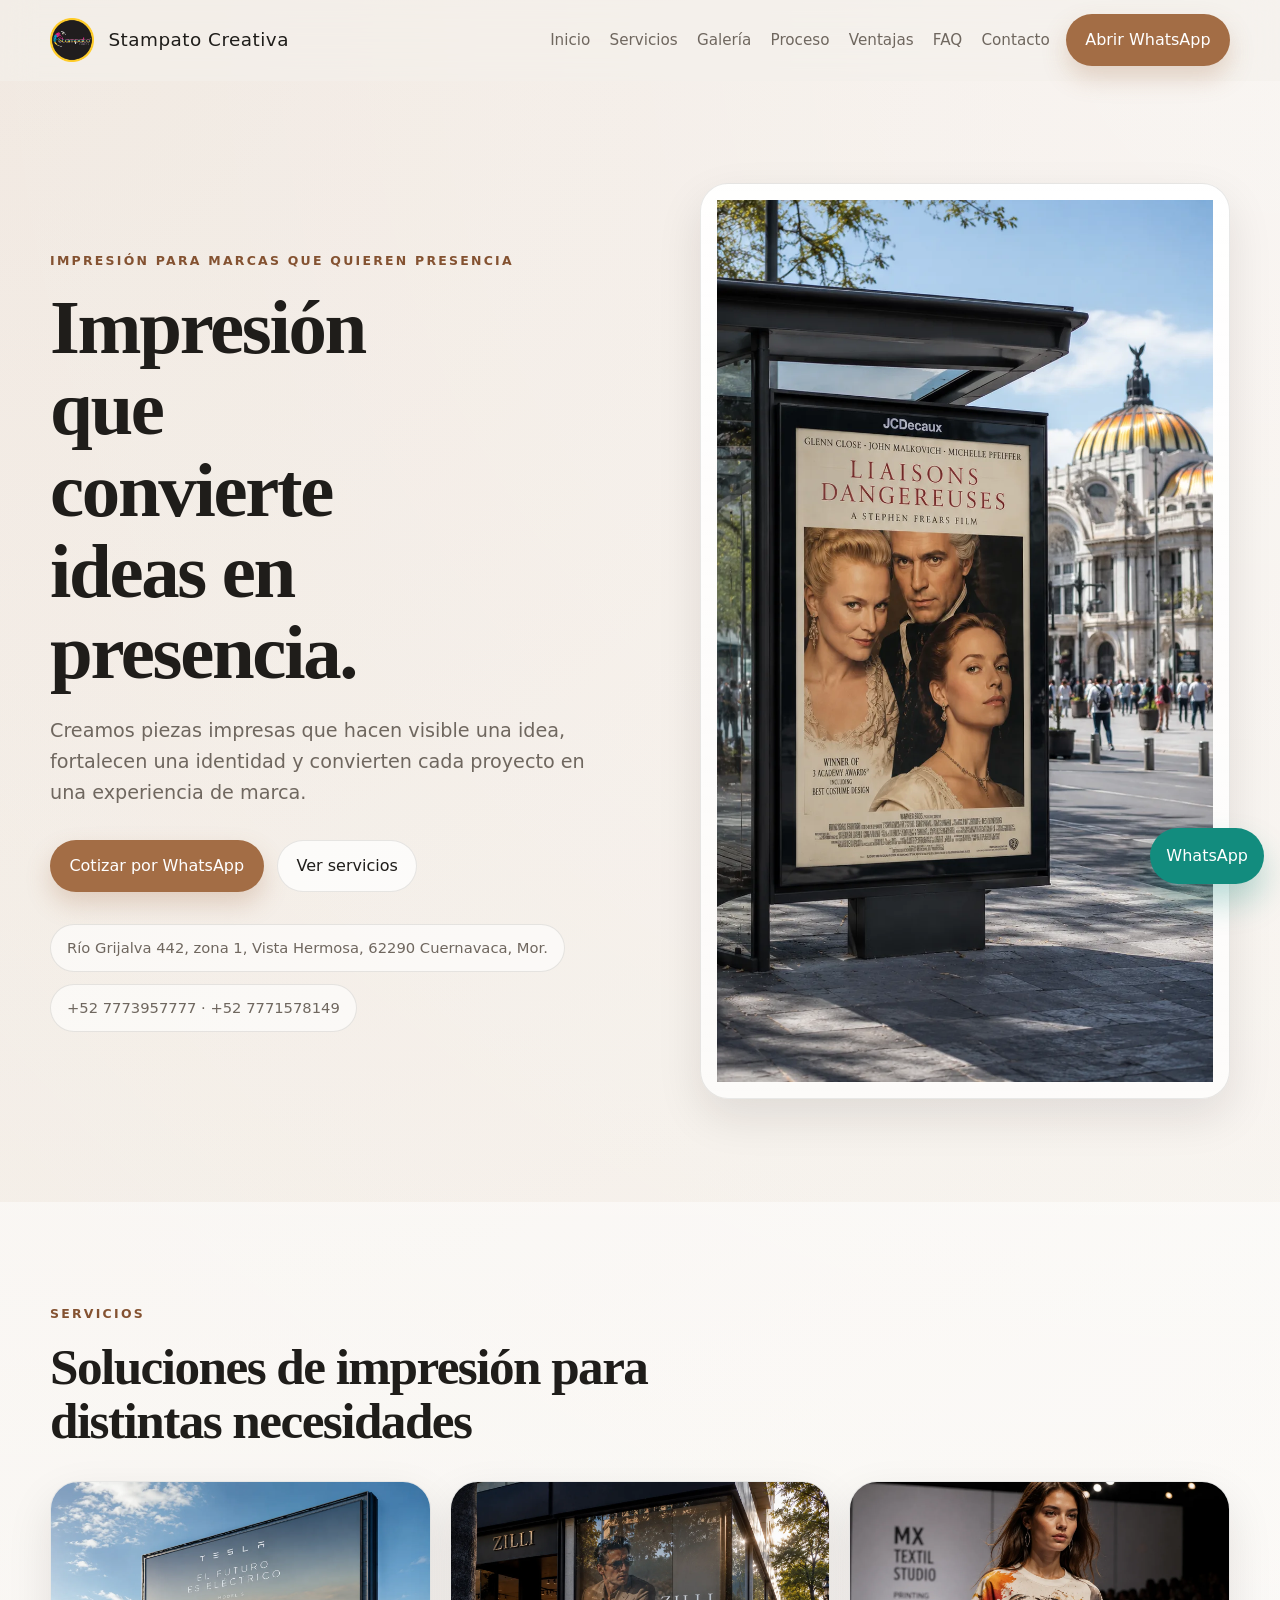
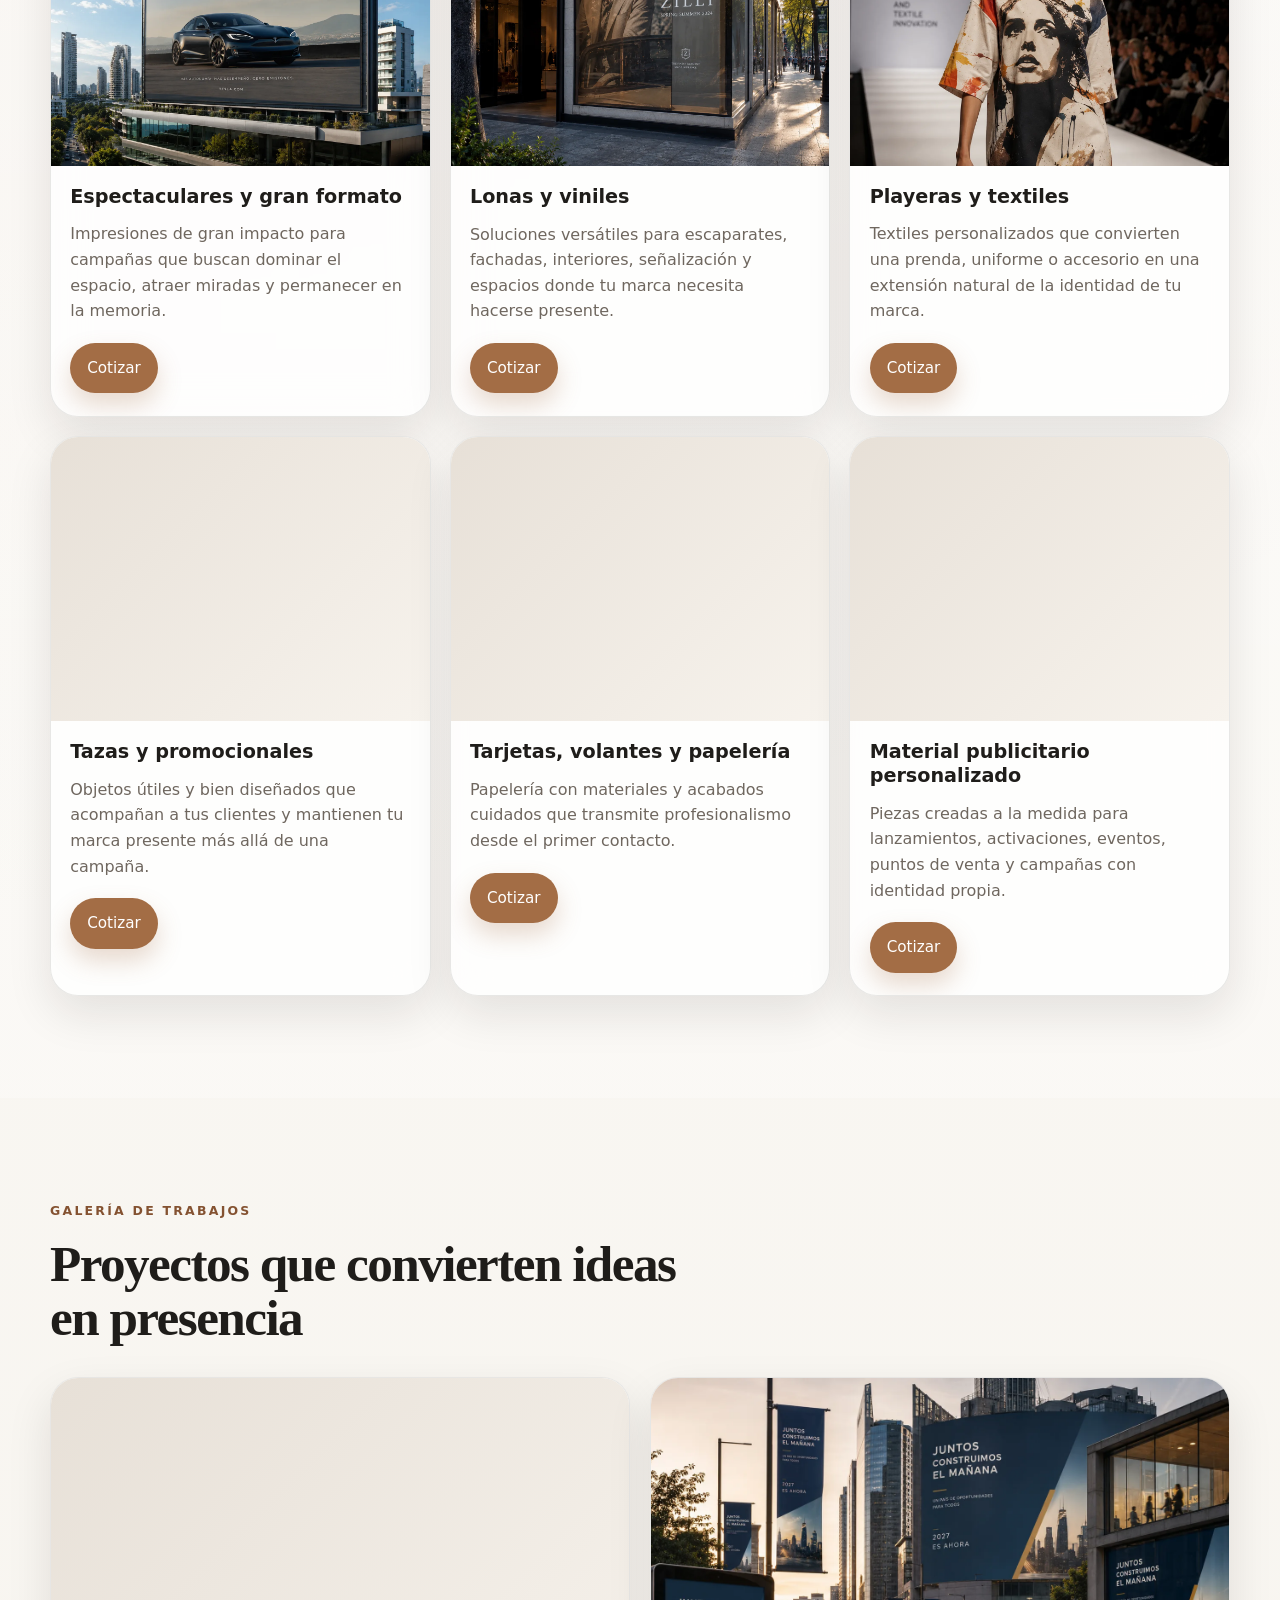
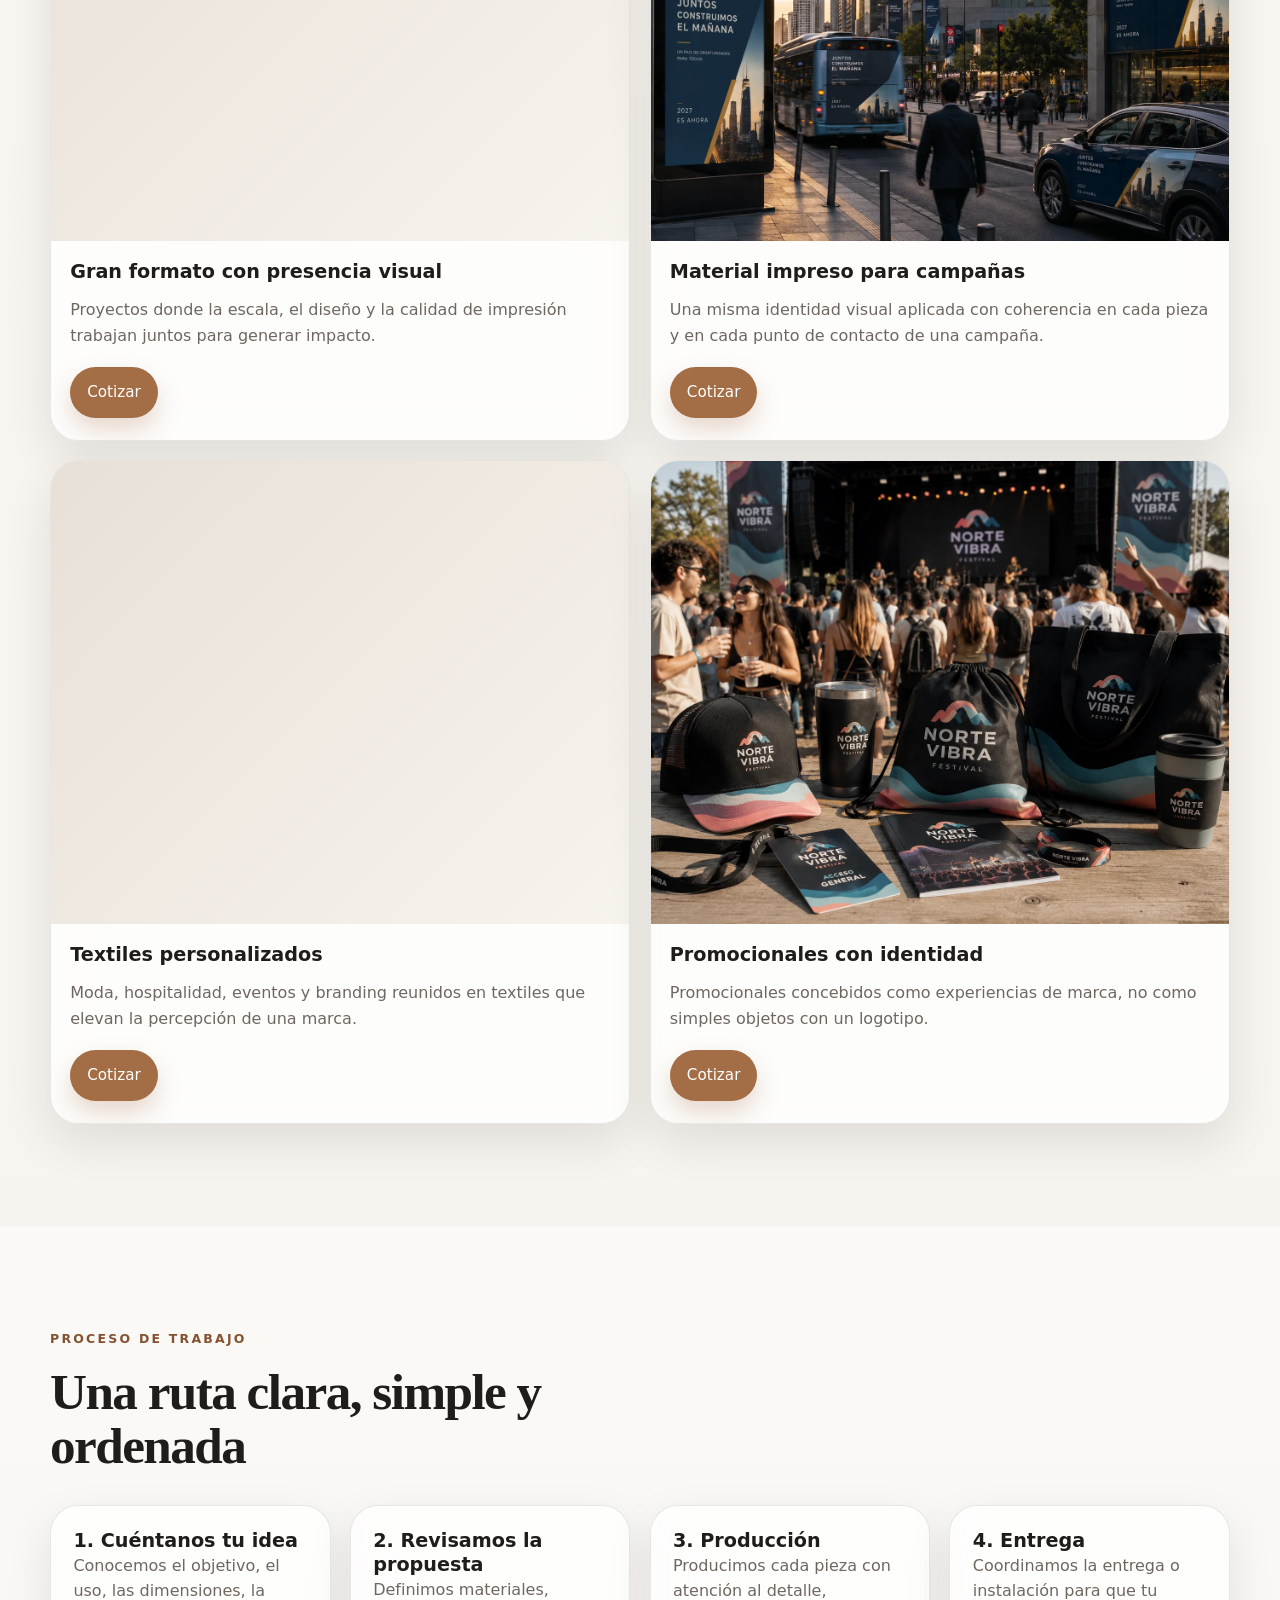
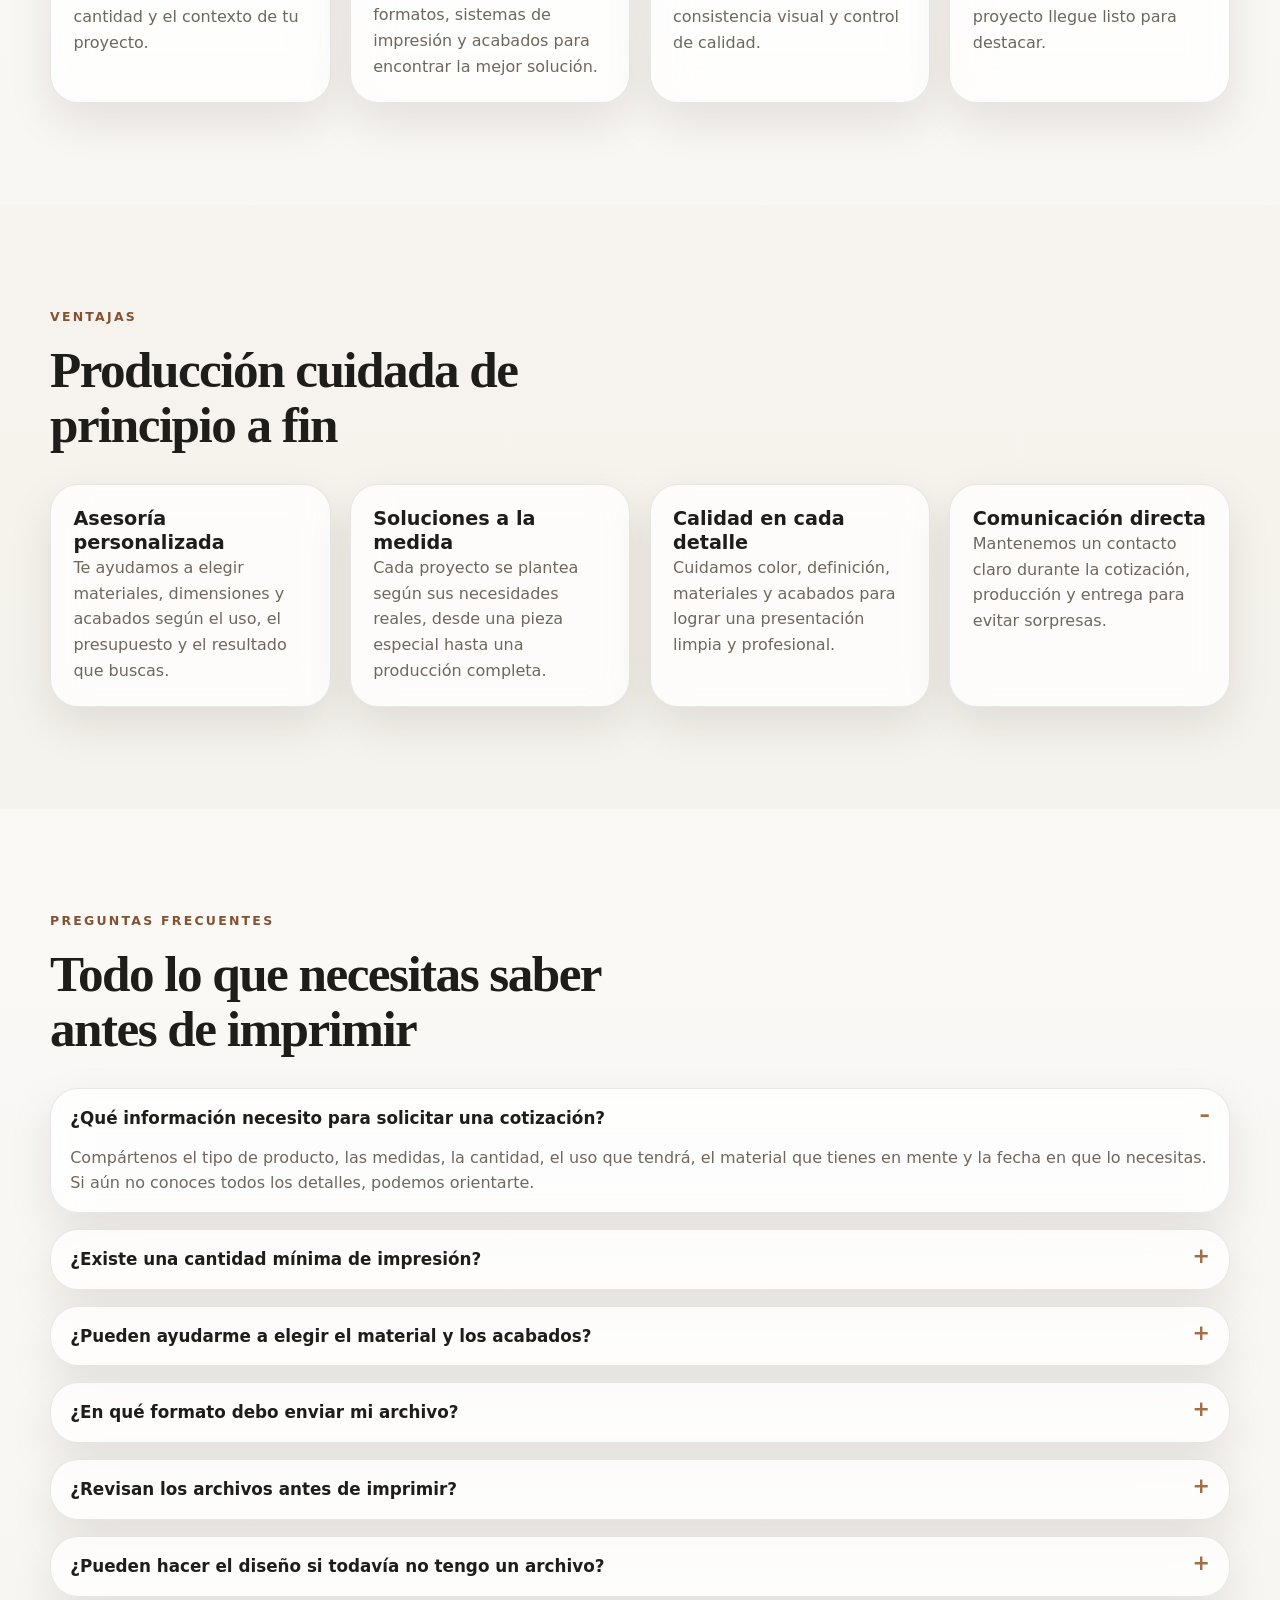
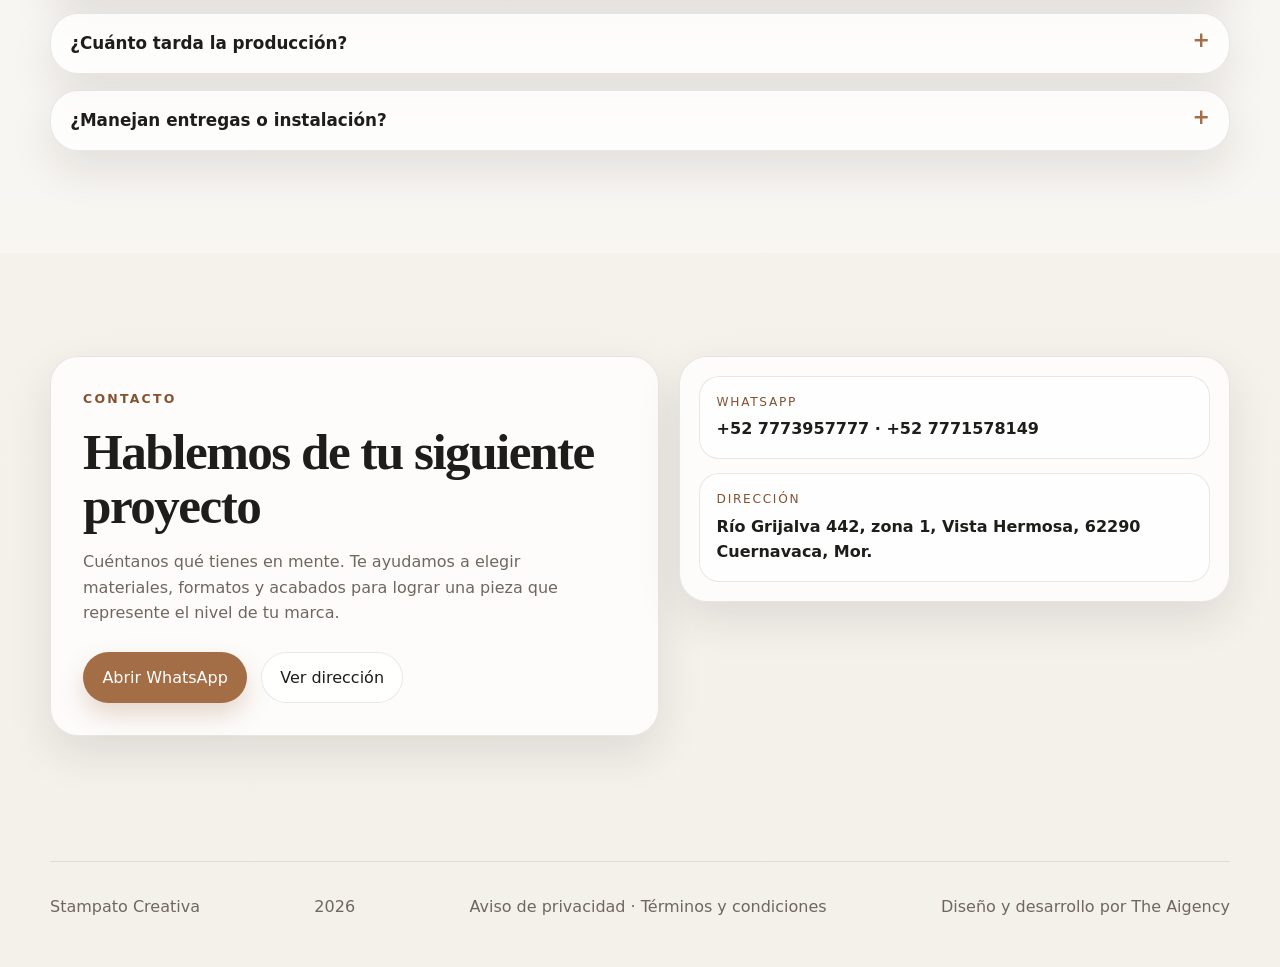
<file: index.html>
<!DOCTYPE html>
<html lang="es">
<head>
  <meta charset="UTF-8">
  <meta name="viewport" content="width=device-width, initial-scale=1.0">
  <meta name="description" content="Stampato Creativa: impresión para marcas, empresas, eventos y proyectos que necesitan hacerse notar.">
  <title>Stampato Creativa</title>
  <link rel="stylesheet" href="css/styles.css">
  <script src="js/content.js" defer></script>
  <script src="js/main.js" defer></script>
</head>
<body>
  <a class="skip-link" href="#contenido">Saltar al contenido</a>

  <header class="site-header" data-header>
    <div class="container header__inner">
      <a class="brand" href="#inicio" aria-label="Ir al inicio">
        <img class="brand__logo" data-brand-logo alt="Stampato Creativa" />
        <span class="brand__text" data-brand></span>
      </a>

      <button class="menu-toggle" type="button" aria-controls="site-navigation" aria-expanded="false" data-menu-toggle>
        <span class="menu-toggle__line"></span>
        <span class="menu-toggle__line"></span>
        <span class="menu-toggle__line"></span>
        <span class="sr-only">Abrir menú</span>
      </button>

      <nav class="site-nav" id="site-navigation" data-site-nav aria-label="Navegación principal">
        <ul class="site-nav__list" data-nav-links></ul>
        <a class="button button--primary header__cta" href="#contacto" data-quote-link></a>
      </nav>
    </div>
  </header>

  <main id="contenido">
    <section class="hero section" id="inicio">
      <div class="container hero__grid">
        <div class="hero__content reveal">
          <p class="eyebrow" data-hero-eyebrow></p>
          <h1 class="hero__title" data-hero-title></h1>
          <p class="hero__lead" data-hero-description></p>
          <div class="hero__actions">
            <a class="button button--primary" href="#contacto" data-hero-whatsapp></a>
            <a class="button button--ghost" href="#servicios" data-hero-secondary></a>
          </div>
          <ul class="hero__meta" data-hero-meta></ul>
        </div>

        <div class="hero__visual reveal" data-hero-visual></div>
      </div>
    </section>

    <section class="section section--soft" id="servicios">
      <div class="container">
        <div class="section-heading reveal">
          <p class="eyebrow" data-section-label="services"></p>
          <h2 data-section-title="services"></h2>
        </div>
        <div class="cards-grid cards-grid--services" data-services-grid></div>
      </div>
    </section>

    <section class="section" id="galeria">
      <div class="container">
        <div class="section-heading reveal">
          <p class="eyebrow" data-section-label="gallery"></p>
          <h2 data-section-title="gallery"></h2>
        </div>
        <div class="gallery-grid" data-gallery-grid></div>
      </div>
    </section>

    <section class="section section--soft" id="proceso">
      <div class="container">
        <div class="section-heading reveal">
          <p class="eyebrow" data-section-label="process"></p>
          <h2 data-section-title="process"></h2>
        </div>
        <div class="process-grid" data-process-grid></div>
      </div>
    </section>

    <section class="section" id="ventajas">
      <div class="container">
        <div class="section-heading reveal">
          <p class="eyebrow" data-section-label="advantages"></p>
          <h2 data-section-title="advantages"></h2>
        </div>
        <div class="advantages-grid" data-advantages-grid></div>
      </div>
    </section>

    <section class="section section--soft" id="preguntas-frecuentes">
      <div class="container">
        <div class="section-heading reveal">
          <p class="eyebrow" data-section-label="faq"></p>
          <h2 data-section-title="faq"></h2>
        </div>
        <div class="faq" data-faq-list></div>
      </div>
    </section>

    <section class="section" id="contacto">
      <div class="container contact-grid">
        <div class="contact-card reveal">
          <p class="eyebrow" data-section-label="contact"></p>
          <h2 data-contact-title></h2>
          <p class="contact-card__lead" data-contact-description></p>
          <div class="contact-card__actions">
            <a class="button button--primary" data-contact-whatsapp></a>
            <a class="button button--ghost" data-contact-map></a>
          </div>
        </div>

        <div class="contact-details reveal">
          <div class="info-panel" data-contact-info></div>
          <div class="social-panel" data-social-panel hidden>
            <h3 data-social-title></h3>
            <div class="social-links" data-social-links></div>
          </div>
        </div>
      </div>
    </section>
  </main>

  <footer class="site-footer">
    <div class="container footer__inner">
      <p data-footer-copy></p>
      <p class="footer__year" data-footer-year></p>

      <p class="footer__legal">
        <a href="legal.html#privacidad">Aviso de privacidad</a>
        <span>·</span>
        <a href="legal.html#terminos">Términos y condiciones</a>
      </p>

      <p class="footer__credit">
        Diseño y desarrollo por The Aigency
      </p>
    </div>
  </footer>

  <button class="floating-whatsapp" type="button" data-floating-whatsapp aria-label="Contactar por WhatsApp"></button>

  <div class="lightbox" data-lightbox hidden aria-hidden="true">
    <div class="lightbox__backdrop" data-lightbox-close></div>
    <figure class="lightbox__dialog" role="dialog" aria-modal="true" aria-label="Vista ampliada de imagen">
      <button class="lightbox__close" type="button" data-lightbox-close aria-label="Cerrar vista ampliada">×</button>
      <img class="lightbox__image" data-lightbox-image alt="">
      <figcaption class="lightbox__caption" data-lightbox-caption></figcaption>
    </figure>
  </div>

  <template data-card-template>
    <article class="card reveal">
      <div class="card__media" data-card-media></div>
      <div class="card__body">
        <h3 data-card-title></h3>
        <p data-card-description></p>
        <div class="card__actions">
          <a class="button button--small button--primary" data-card-button href="#"></a>
        </div>
      </div>
    </article>
  </template>

  <noscript>
    <div class="noscript">Este sitio necesita JavaScript para mostrar el contenido editable.</div>
  </noscript>
</body>
</html>
</file>
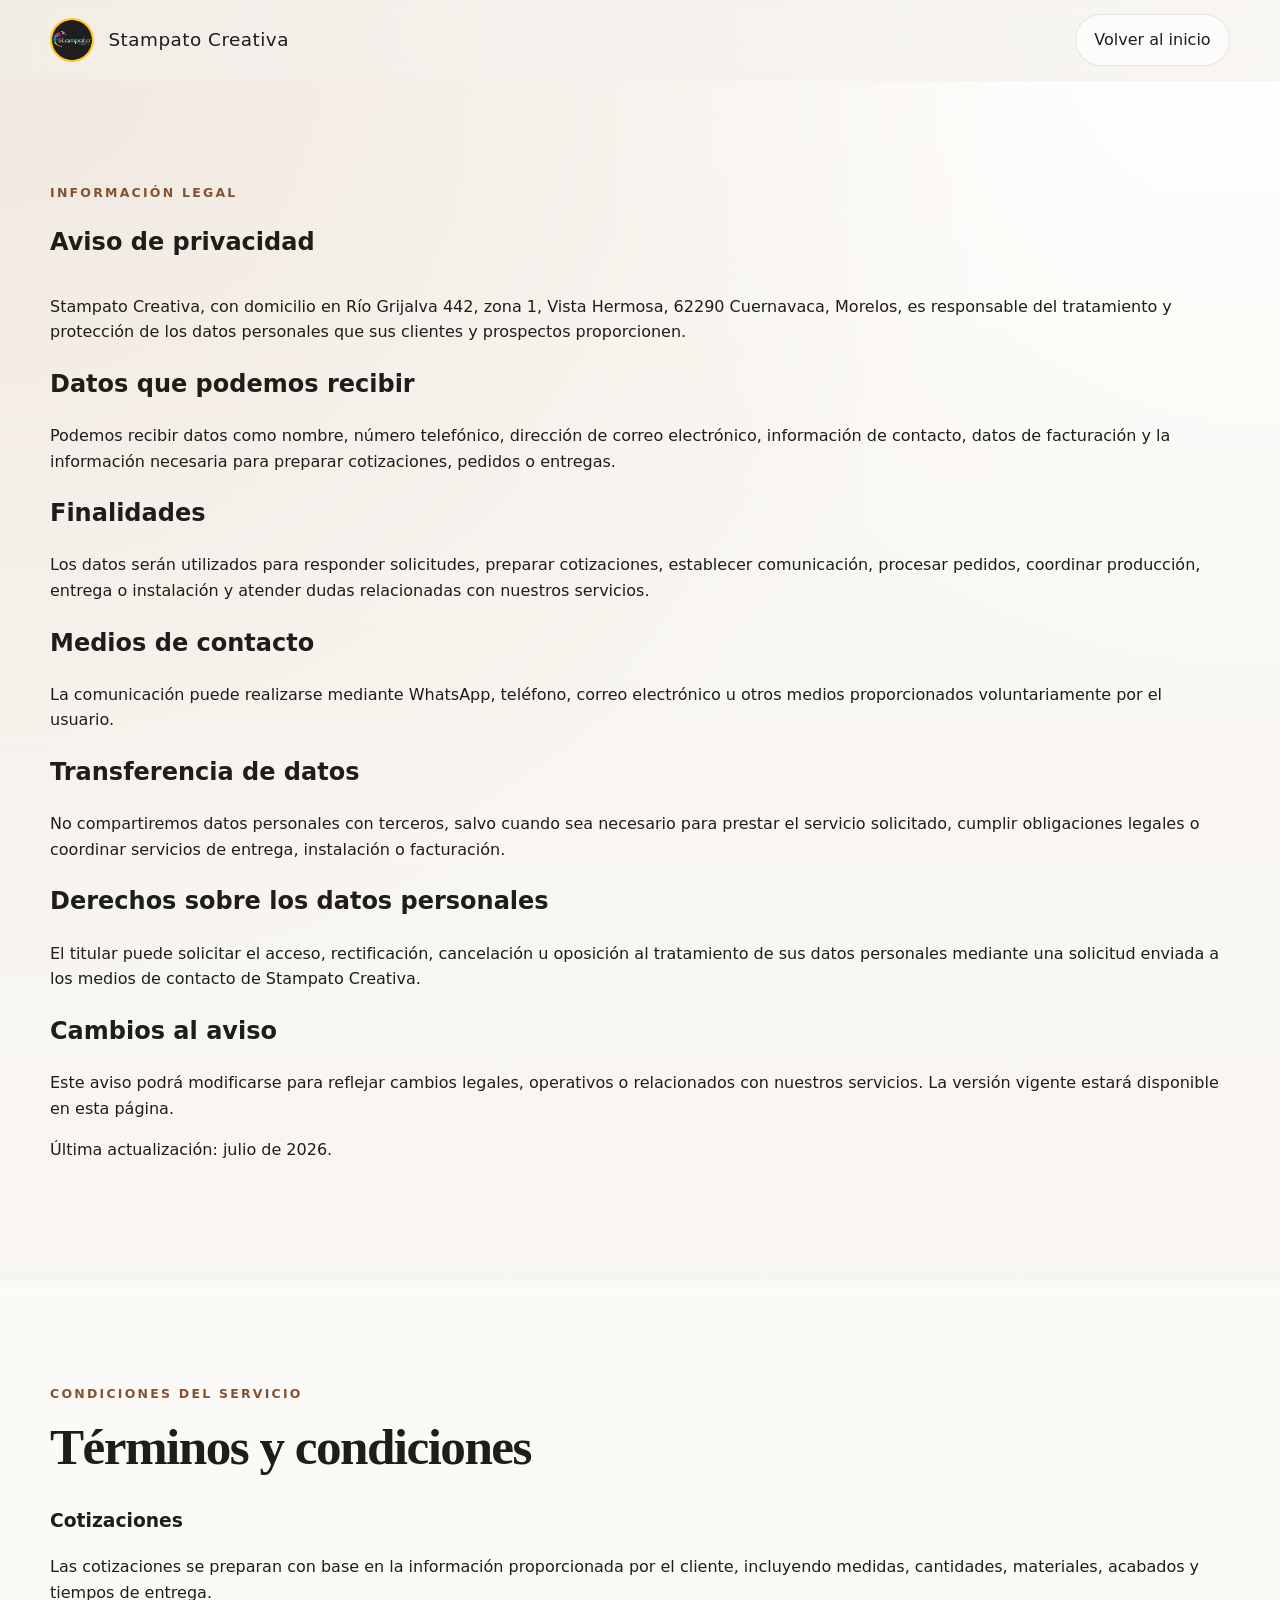
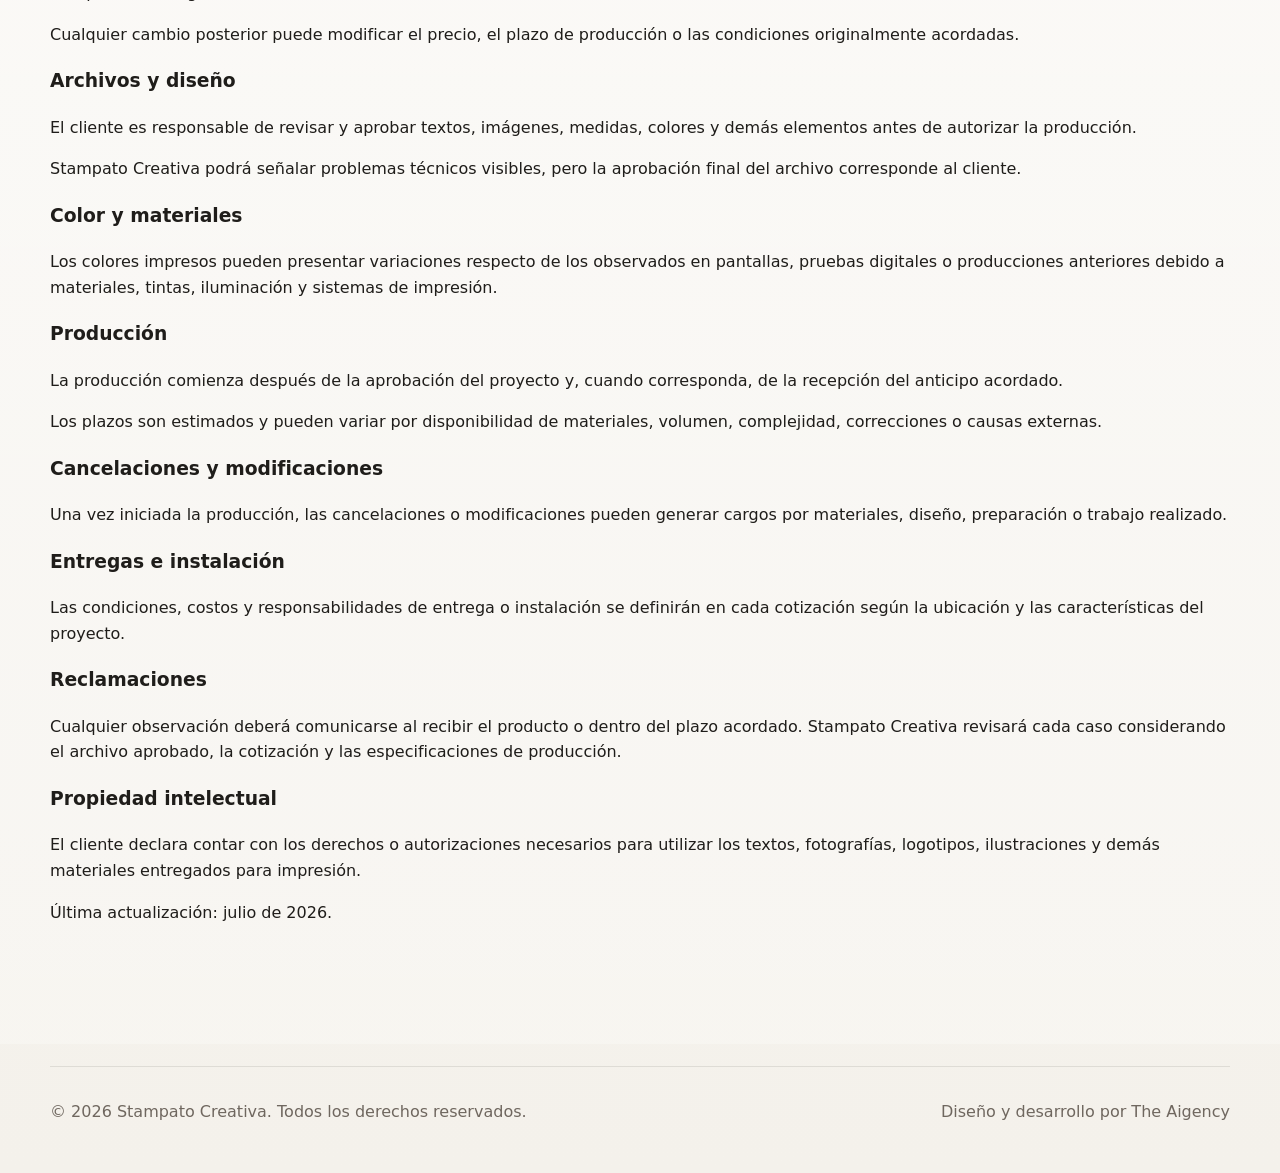
<file: legal.html>
<!DOCTYPE html>
<html lang="es">
<head>
  <meta charset="UTF-8">
  <meta name="viewport" content="width=device-width, initial-scale=1.0">

  <meta
    name="description"
    content="Aviso de privacidad y términos y condiciones de Stampato Creativa."
  >

  <title>Aviso legal | Stampato Creativa</title>

  <link rel="stylesheet" href="css/styles.css">
</head>

<body>
  <header class="site-header">
    <div class="container header__inner">
      <a class="brand" href="index.html" aria-label="Volver al inicio">
        <img
          class="brand__logo"
          src="images/webp/logostampato.webp"
          alt="Stampato Creativa"
        >
        <span class="brand__text">Stampato Creativa</span>
      </a>

      <a class="button button--ghost" href="index.html">
        Volver al inicio
      </a>
    </div>
  </header>

  <main id="contenido">
    <section class="section" id="privacidad">
      <div class="container">
        <div class="section-heading">
          <p class="eyebrow">Información legal</p>
          <h1>Aviso de privacidad</h1>
        </div>

        <div class="legal-content">
          <p>
            Stampato Creativa, con domicilio en Río Grijalva 442,
            zona 1, Vista Hermosa, 62290 Cuernavaca, Morelos,
            es responsable del tratamiento y protección de los datos
            personales que sus clientes y prospectos proporcionen.
          </p>

          <h2>Datos que podemos recibir</h2>

          <p>
            Podemos recibir datos como nombre, número telefónico,
            dirección de correo electrónico, información de contacto,
            datos de facturación y la información necesaria para preparar
            cotizaciones, pedidos o entregas.
          </p>

          <h2>Finalidades</h2>

          <p>
            Los datos serán utilizados para responder solicitudes,
            preparar cotizaciones, establecer comunicación, procesar pedidos,
            coordinar producción, entrega o instalación y atender dudas
            relacionadas con nuestros servicios.
          </p>

          <h2>Medios de contacto</h2>

          <p>
            La comunicación puede realizarse mediante WhatsApp, teléfono,
            correo electrónico u otros medios proporcionados voluntariamente
            por el usuario.
          </p>

          <h2>Transferencia de datos</h2>

          <p>
            No compartiremos datos personales con terceros, salvo cuando sea
            necesario para prestar el servicio solicitado, cumplir obligaciones
            legales o coordinar servicios de entrega, instalación o facturación.
          </p>

          <h2>Derechos sobre los datos personales</h2>

          <p>
            El titular puede solicitar el acceso, rectificación, cancelación
            u oposición al tratamiento de sus datos personales mediante una
            solicitud enviada a los medios de contacto de Stampato Creativa.
          </p>

          <h2>Cambios al aviso</h2>

          <p>
            Este aviso podrá modificarse para reflejar cambios legales,
            operativos o relacionados con nuestros servicios. La versión
            vigente estará disponible en esta página.
          </p>

          <p>
            Última actualización: julio de 2026.
          </p>
        </div>
      </div>
    </section>

    <section class="section section--soft" id="terminos">
      <div class="container">
        <div class="section-heading">
          <p class="eyebrow">Condiciones del servicio</p>
          <h2>Términos y condiciones</h2>
        </div>

        <div class="legal-content">
          <h3>Cotizaciones</h3>

          <p>
            Las cotizaciones se preparan con base en la información
            proporcionada por el cliente, incluyendo medidas, cantidades,
            materiales, acabados y tiempos de entrega.
          </p>

          <p>
            Cualquier cambio posterior puede modificar el precio,
            el plazo de producción o las condiciones originalmente acordadas.
          </p>

          <h3>Archivos y diseño</h3>

          <p>
            El cliente es responsable de revisar y aprobar textos, imágenes,
            medidas, colores y demás elementos antes de autorizar la producción.
          </p>

          <p>
            Stampato Creativa podrá señalar problemas técnicos visibles,
            pero la aprobación final del archivo corresponde al cliente.
          </p>

          <h3>Color y materiales</h3>

          <p>
            Los colores impresos pueden presentar variaciones respecto de
            los observados en pantallas, pruebas digitales o producciones
            anteriores debido a materiales, tintas, iluminación y sistemas
            de impresión.
          </p>

          <h3>Producción</h3>

          <p>
            La producción comienza después de la aprobación del proyecto
            y, cuando corresponda, de la recepción del anticipo acordado.
          </p>

          <p>
            Los plazos son estimados y pueden variar por disponibilidad
            de materiales, volumen, complejidad, correcciones o causas externas.
          </p>

          <h3>Cancelaciones y modificaciones</h3>

          <p>
            Una vez iniciada la producción, las cancelaciones o modificaciones
            pueden generar cargos por materiales, diseño, preparación o trabajo
            realizado.
          </p>

          <h3>Entregas e instalación</h3>

          <p>
            Las condiciones, costos y responsabilidades de entrega o instalación
            se definirán en cada cotización según la ubicación y las
            características del proyecto.
          </p>

          <h3>Reclamaciones</h3>

          <p>
            Cualquier observación deberá comunicarse al recibir el producto
            o dentro del plazo acordado. Stampato Creativa revisará cada caso
            considerando el archivo aprobado, la cotización y las especificaciones
            de producción.
          </p>

          <h3>Propiedad intelectual</h3>

          <p>
            El cliente declara contar con los derechos o autorizaciones
            necesarios para utilizar los textos, fotografías, logotipos,
            ilustraciones y demás materiales entregados para impresión.
          </p>

          <p>
            Última actualización: julio de 2026.
          </p>
        </div>
      </div>
    </section>
  </main>

  <footer class="site-footer">
    <div class="container footer__inner">
      <p>© 2026 Stampato Creativa. Todos los derechos reservados.</p>

      <p class="footer__credit">
        Diseño y desarrollo por The Aigency
      </p>
    </div>
  </footer>
</body>
</html>
</file>
<file: css/styles.css>
:root {
  --bg: #f4f1eb;
  --surface: rgba(255, 255, 255, 0.76);
  --surface-strong: #ffffff;
  --surface-soft: #efe9df;
  --text: #1f1d1a;
  --muted: #6f675f;
  --border: rgba(31, 29, 26, 0.1);
  --accent: #a36d45;
  --accent-strong: #845231;
  --shadow: 0 18px 45px rgba(25, 21, 17, 0.1);
  --radius-lg: 28px;
  --radius-md: 20px;
  --radius-sm: 14px;
  --container: 1180px;
  --transition: 220ms ease;
}

* {
  box-sizing: border-box;
}

html {
  scroll-behavior: smooth;
}

body {
  margin: 0;
  font-family: system-ui, -apple-system, BlinkMacSystemFont, 'Segoe UI', sans-serif;
  color: var(--text);
  background:
    radial-gradient(circle at top left, rgba(163, 109, 69, 0.12), transparent 34%),
    radial-gradient(circle at top right, rgba(255, 255, 255, 0.85), transparent 24%),
    linear-gradient(180deg, #fbf9f5 0%, var(--bg) 100%);
  line-height: 1.6;
  text-rendering: optimizeLegibility;
}

img {
  display: block;
  max-width: 100%;
}

a {
  color: inherit;
  text-decoration: none;
}

button,
a {
  -webkit-tap-highlight-color: transparent;
}

button {
  font: inherit;
}

.container {
  width: min(100% - 2rem, var(--container));
  margin-inline: auto;
}

.section {
  padding: clamp(4.5rem, 8vw, 7rem) 0;
}

.section--soft {
  background: linear-gradient(180deg, rgba(255, 255, 255, 0.5), rgba(255, 255, 255, 0.28));
}

.skip-link {
  position: absolute;
  left: 1rem;
  top: 1rem;
  padding: 0.75rem 1rem;
  background: var(--text);
  color: #fff;
  border-radius: 999px;
  transform: translateY(-180%);
  transition: transform var(--transition);
  z-index: 1000;
}

.skip-link:focus {
  transform: translateY(0);
}

.site-header {
  position: sticky;
  top: 0;
  z-index: 50;
  backdrop-filter: blur(16px);
  background: rgba(244, 241, 235, 0.6);
  border-bottom: 1px solid transparent;
  transition: background var(--transition), border-color var(--transition), box-shadow var(--transition);
}

.site-header.is-scrolled {
  background: rgba(247, 244, 239, 0.9);
  border-bottom-color: var(--border);
  box-shadow: 0 8px 24px rgba(25, 21, 17, 0.06);
}

.header__inner {
  min-height: 5rem;
  display: flex;
  align-items: center;
  justify-content: space-between;
  gap: 1rem;
}

.brand {
  display: inline-flex;
  align-items: center;
  gap: 0.9rem;
  font-weight: 700;
  letter-spacing: 0.03em;
}

.brand__mark {
  width: 2.75rem;
  aspect-ratio: 1;
  display: grid;
  place-items: center;
  border-radius: 50%;
  background: var(--text);
  color: #fff;
  font-size: 0.85rem;
}

.brand__text {
  font-size: 1.15rem;
  font-weight: 400;
}

.brand__logo {
  height: 2.75rem;
  width: auto;
  object-fit: contain;
}

.menu-toggle {
  display: none;
  width: 3rem;
  height: 3rem;
  border: 1px solid var(--border);
  border-radius: 50%;
  background: var(--surface-strong);
  align-items: center;
  justify-content: center;
  gap: 0.25rem;
  flex-direction: column;
  box-shadow: var(--shadow);
  cursor: pointer;
}

.menu-toggle__line {
  width: 1rem;
  height: 2px;
  background: var(--text);
  border-radius: 999px;
}

.site-nav {
  display: flex;
  align-items: center;
  gap: 1rem;
}

.site-nav__list {
  display: flex;
  align-items: center;
  gap: 1.2rem;
  list-style: none;
  margin: 0;
  padding: 0;
}

.site-nav__list a {
  position: relative;
  color: var(--muted);
  font-size: 0.95rem;
  transition: color var(--transition);
}

.site-nav__list a::after {
  content: '';
  position: absolute;
  left: 0;
  bottom: -0.35rem;
  width: 100%;
  height: 2px;
  background: var(--accent);
  transform: scaleX(0);
  transform-origin: left;
  transition: transform var(--transition);
}

.site-nav__list a:hover,
.site-nav__list a:focus-visible {
  color: var(--text);
}

.site-nav__list a:hover::after,
.site-nav__list a:focus-visible::after {
  transform: scaleX(1);
}

.hero__grid {
  display: grid;
  grid-template-columns: minmax(0, 1.05fr) minmax(320px, 0.95fr);
  gap: clamp(2rem, 5vw, 4rem);
  align-items: center;
}

.hero__content {
  padding: clamp(1rem, 2vw, 2rem) 0;
}

.eyebrow {
  margin: 0 0 1rem;
  font-size: 0.78rem;
  font-weight: 700;
  letter-spacing: 0.18em;
  text-transform: uppercase;
  color: var(--accent-strong);
}

.hero__title,
.section-heading h2,
.contact-card h2 {
  margin: 0;
  font-family: 'Iowan Old Style', 'Palatino Linotype', 'Book Antiqua', Georgia, serif;
  font-weight: 600;
  line-height: 1.06;
  letter-spacing: -0.03em;
}

.hero__title {
  font-size: clamp(3rem, 6vw, 5.5rem);
  max-width: 10ch;
}

.hero__lead {
  max-width: 34rem;
  margin: 1.4rem 0 0;
  font-size: clamp(1.02rem, 1.6vw, 1.2rem);
  color: var(--muted);
}

.hero__actions {
  display: flex;
  flex-wrap: wrap;
  gap: 0.85rem;
  margin-top: 2rem;
}

.hero__meta {
  display: flex;
  flex-wrap: wrap;
  gap: 0.75rem;
  list-style: none;
  margin: 2rem 0 0;
  padding: 0;
}

.hero__meta li {
  padding: 0.7rem 1rem;
  border-radius: 999px;
  border: 1px solid var(--border);
  background: rgba(255, 255, 255, 0.6);
  color: var(--muted);
  font-size: 0.92rem;
}

.hero__visual {
  position: relative;
}

.hero-visual__frame {
  position: relative;
  padding: 1rem;
  border-radius: var(--radius-lg);
  background: linear-gradient(180deg, rgba(255, 255, 255, 0.95), rgba(255, 255, 255, 0.68));
  border: 1px solid var(--border);
  box-shadow: var(--shadow);
}

.hero-visual__frame .media {
  aspect-ratio: 9 / 16;
  min-height: 0;
}

.hero-visual__label,
.hero-visual__chip {
  position: absolute;
  left: 2rem;
  right: 2rem;
  max-width: 22rem;
  backdrop-filter: blur(12px);
  background: rgba(255, 255, 255, 0.84);
  border: 1px solid var(--border);
  box-shadow: 0 18px 40px rgba(25, 21, 17, 0.1);
}

.hero-visual__label {
  top: 2rem;
  padding: 1rem 1.15rem;
  border-radius: 18px;
}

.hero-visual__label span {
  display: block;
  font-size: 0.76rem;
  text-transform: uppercase;
  letter-spacing: 0.18em;
  color: var(--accent-strong);
}

.hero-visual__label strong {
  display: block;
  margin-top: 0.5rem;
  font-size: 1rem;
}

.hero-visual__chip {
  bottom: 2rem;
  width: fit-content;
  padding: 0.9rem 1rem;
  border-radius: 999px;
  color: var(--muted);
}

.section-heading {
  margin-bottom: 2rem;
  max-width: 40rem;
}

.section-heading h2,
.contact-card h2 {
  font-size: clamp(2rem, 4vw, 3.2rem);
}

.cards-grid,
.gallery-grid,
.process-grid,
.advantages-grid {
  display: grid;
  gap: 1.2rem;
}

.cards-grid--services,
.gallery-grid {
  grid-template-columns: repeat(12, minmax(0, 1fr));
}

.cards-grid--services .card {
  grid-column: span 4;
}

.gallery-grid .card {
  grid-column: span 6;
}

.process-grid,
.advantages-grid {
  grid-template-columns: repeat(4, minmax(0, 1fr));
}

.card,
.info-card,
.faq-item,
.contact-card,
.info-panel,
.social-panel {
  border: 1px solid var(--border);
  border-radius: var(--radius-lg);
  background: var(--surface);
  box-shadow: var(--shadow);
  backdrop-filter: blur(18px);
}

.card {
  overflow: hidden;
  display: flex;
  flex-direction: column;
  min-height: 100%;
}

.card__body {
  padding: 1.2rem 1.2rem 1.4rem;
  display: grid;
  gap: 0.8rem;
}

.card__body h3,
.info-card h3,
.social-panel h3 {
  margin: 0;
  font-size: 1.2rem;
  line-height: 1.25;
}

.card__body p,
.info-card p,
.faq-item__answer,
.contact-card__lead {
  margin: 0;
  color: var(--muted);
}

.card__actions {
  margin-top: 0.4rem;
}

.media {
  position: relative;
  overflow: hidden;
  background: linear-gradient(135deg, #e7e0d7, #f7f3ed);
  min-height: 16rem;
}

.media img,
.media__fallback {
  width: 100%;
  height: 100%;
  object-fit: cover;
}

.media__fallback {
  position: absolute;
  inset: 0;
  display: grid;
  place-items: center;
  color: var(--muted);
  background:
    linear-gradient(135deg, rgba(255, 255, 255, 0.78), rgba(227, 218, 206, 0.86)),
    repeating-linear-gradient(45deg, rgba(163, 109, 69, 0.08) 0 12px, rgba(255, 255, 255, 0.05) 12px 24px);
  opacity: 0;
  transition: opacity var(--transition);
}

.media__fallback span {
  padding: 0.7rem 1rem;
  border-radius: 999px;
  border: 1px solid var(--border);
  background: rgba(255, 255, 255, 0.72);
}

.media.is-broken img {
  opacity: 0;
}

.media.is-broken .media__fallback {
  opacity: 1;
}

.media--zoomable {
  cursor: zoom-in;
}

.media--service {
  aspect-ratio: 4 / 3;
}

.media--gallery {
  aspect-ratio: 5 / 4;
}

.info-card {
  padding: 1.4rem;
}

.process-grid .info-card,
.advantages-grid .info-card {
  min-height: 100%;
}

.faq {
  display: grid;
  gap: 1rem;
}

.faq-item {
  padding: 1rem 1.2rem;
}

.faq-item summary {
  cursor: pointer;
  list-style: none;
  font-weight: 600;
  font-size: 1.05rem;
}

.faq-item summary::-webkit-details-marker {
  display: none;
}

.faq-item summary::after {
  content: '+';
  float: right;
  color: var(--accent);
  font-size: 1.3rem;
  line-height: 1;
}

.faq-item[open] summary::after {
  content: '–';
}

.faq-item__answer {
  padding-top: 0.8rem;
}

.contact-grid {
  display: grid;
  grid-template-columns: minmax(0, 1.05fr) minmax(0, 0.95fr);
  gap: 1.2rem;
  align-items: start;
}

.contact-card {
  padding: clamp(1.4rem, 3vw, 2rem);
}

.contact-card__lead {
  max-width: 32rem;
  margin-top: 1rem;
}

.contact-card__actions {
  display: flex;
  flex-wrap: wrap;
  gap: 0.85rem;
  margin-top: 1.6rem;
}

.contact-details {
  display: grid;
  gap: 1rem;
}

.info-panel,
.social-panel {
  padding: 1.2rem;
}

.info-panel {
  display: grid;
  gap: 0.9rem;
}

.info-panel__item {
  display: grid;
  gap: 0.25rem;
  padding: 1rem 1.05rem;
  border-radius: var(--radius-md);
  background: rgba(255, 255, 255, 0.7);
  border: 1px solid var(--border);
}

.info-panel__item strong {
  font-size: 1rem;
}

.info-panel__label {
  font-size: 0.76rem;
  letter-spacing: 0.14em;
  text-transform: uppercase;
  color: var(--accent-strong);
}

.social-links {
  display: flex;
  flex-wrap: wrap;
  gap: 0.75rem;
  margin-top: 0.9rem;
}

.social-link {
  padding: 0.8rem 1rem;
  border-radius: 999px;
  border: 1px solid var(--border);
  background: rgba(255, 255, 255, 0.75);
  color: var(--text);
}

.social-link:hover,
.social-link:focus-visible {
  border-color: rgba(163, 109, 69, 0.35);
}

.button {
  display: inline-flex;
  align-items: center;
  justify-content: center;
  gap: 0.5rem;
  min-height: 3rem;
  padding: 0.75rem 1.15rem;
  border-radius: 999px;
  border: 1px solid transparent;
  transition: transform var(--transition), background var(--transition), border-color var(--transition), color var(--transition), box-shadow var(--transition);
  cursor: pointer;
  white-space: nowrap;
}

.button:hover,
.button:focus-visible {
  transform: translateY(-1px);
}

.button--primary {
  color: #fff;
  background: var(--accent);
  box-shadow: 0 12px 24px rgba(163, 109, 69, 0.25);
}

.button--primary:hover,
.button--primary:focus-visible {
  background: var(--accent-strong);
}

.button--ghost {
  background: rgba(255, 255, 255, 0.74);
  border-color: var(--border);
  color: var(--text);
}

.button--small {
  min-height: 2.7rem;
  padding-inline: 1rem;
  font-size: 0.95rem;
}

.site-footer {
  padding: 1.4rem 0 2rem;
}

.footer__inner {
  display: flex;
  align-items: center;
  justify-content: space-between;
  gap: 1rem;
  padding-top: 1rem;
  border-top: 1px solid var(--border);
  color: var(--muted);
}

.footer__year {
  margin: 0;
}

.floating-whatsapp {
  position: fixed;
  right: 1rem;
  bottom: 1rem;
  z-index: 60;
  min-width: 3.5rem;
  min-height: 3.5rem;
  padding: 0 1rem;
  border: none;
  border-radius: 999px;
  background: #128c7e;
  color: #fff;
  box-shadow: 0 18px 32px rgba(18, 140, 126, 0.28);
  cursor: pointer;
}

.floating-whatsapp::before {
  content: 'WhatsApp';
}

.lightbox {
  position: fixed;
  inset: 0;
  z-index: 120;
  display: grid;
  place-items: center;
  padding: 1rem;
}

.lightbox[hidden] {
  display: none !important;
}

.lightbox__backdrop {
  position: absolute;
  inset: 0;
  background: rgba(17, 15, 13, 0.78);
}

.lightbox__dialog {
  position: relative;
  z-index: 1;
  width: min(100%, 980px);
  margin: 0;
  padding: 1rem;
  border-radius: var(--radius-lg);
  background: rgba(255, 255, 255, 0.95);
  box-shadow: 0 28px 80px rgba(0, 0, 0, 0.35);
  overflow: hidden;
  display: grid;
  gap: 0.85rem;
}

.lightbox__image {
  display: block;
  width: 100%;
  aspect-ratio: 16 / 10;
  max-height: 74vh;
  object-fit: cover;
  border-radius: calc(var(--radius-lg) - 0.5rem);
  background: linear-gradient(135deg, #efe9df, #f8f5f0);
}

.lightbox__caption {
  min-height: 1.5rem;
}

.lightbox__close {
  position: absolute;
  top: 0.7rem;
  right: 0.7rem;
  width: 2.5rem;
  height: 2.5rem;
  border: 1px solid var(--border);
  border-radius: 50%;
  background: rgba(255, 255, 255, 0.95);
  cursor: pointer;
  font-size: 1.4rem;
}

.lightbox__caption {
  margin: 0.85rem 0 0;
  color: var(--muted);
  text-align: center;
}

.sr-only {
  position: absolute;
  width: 1px;
  height: 1px;
  padding: 0;
  margin: -1px;
  overflow: hidden;
  clip: rect(0, 0, 0, 0);
  white-space: nowrap;
  border: 0;
}

.reveal {
  opacity: 0;
  transform: translateY(24px);
  transition: opacity 700ms ease, transform 700ms ease;
}

.reveal.is-visible {
  opacity: 1;
  transform: translateY(0);
}

.noscript {
  position: fixed;
  inset: auto 1rem 1rem 1rem;
  padding: 1rem 1.2rem;
  border-radius: var(--radius-md);
  background: #fff;
  border: 1px solid var(--border);
  box-shadow: var(--shadow);
}

@media (max-width: 1024px) {
  .hero__grid,
  .contact-grid {
    grid-template-columns: 1fr;
  }

  .cards-grid--services .card,
  .gallery-grid .card,
  .process-grid,
  .advantages-grid {
    grid-template-columns: repeat(2, minmax(0, 1fr));
  }
}

@media (max-width: 900px) {
  .menu-toggle {
    display: inline-flex;
  }

  .site-nav {
    position: fixed;
    top: 5rem;
    left: 1rem;
    right: 1rem;
    display: grid;
    gap: 1rem;
    padding: 1rem;
    border: 1px solid var(--border);
    border-radius: 24px;
    background: rgba(251, 248, 243, 0.96);
    box-shadow: var(--shadow);
    transform: translateY(-140%);
    opacity: 0;
    pointer-events: none;
    transition: transform var(--transition), opacity var(--transition);
  }

  .site-nav[data-open='true'] {
    transform: translateY(0);
    opacity: 1;
    pointer-events: auto;
  }

  .site-nav__list {
    flex-direction: column;
    align-items: flex-start;
    gap: 0.85rem;
  }

  .header__cta {
    width: 100%;
  }

  .cards-grid--services .card,
  .gallery-grid .card,
  .process-grid,
  .advantages-grid {
    grid-template-columns: 1fr;
  }

  .cards-grid--services .card,
  .gallery-grid .card {
    grid-column: span 12;
  }

  .footer__inner {
    flex-direction: column;
    align-items: flex-start;
  }
}

@media (max-width: 640px) {
  .container {
    width: min(100% - 1.2rem, var(--container));
  }

  .section {
    padding: 4rem 0;
  }

  .hero__title {
    font-size: clamp(2.4rem, 12vw, 3.5rem);
  }

  .hero-visual__frame .media {
    aspect-ratio: 9 / 16;
    min-height: 0;
  }

  .hero-visual__label,
  .hero-visual__chip {
    left: 1rem;
    right: 1rem;
  }

  .hero-visual__label {
    top: 1rem;
  }

  .hero-visual__chip {
    bottom: 1rem;
  }

  .floating-whatsapp {
    min-width: 3.15rem;
  }

  .floating-whatsapp::before {
    content: 'WA';
  }
}

body.nav-open {
  overflow: hidden;
}

body.lightbox-open {
  overflow: hidden;
}
</file>
